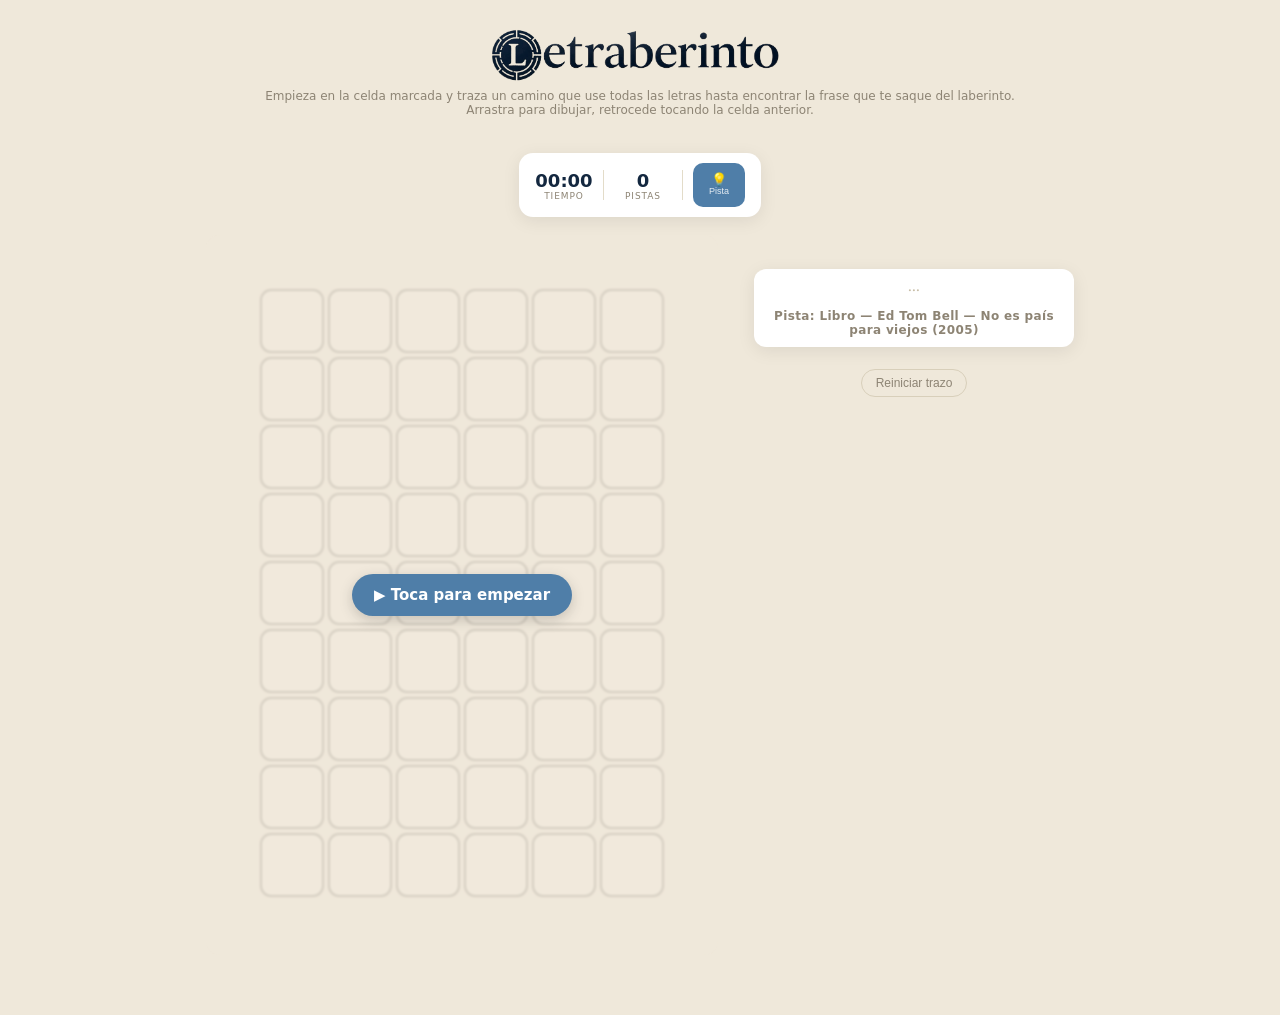
<file: index.html>
<!DOCTYPE html>
<html lang="es">
<head>
<meta charset="UTF-8">
<meta name="viewport" content="width=device-width, initial-scale=1.0, maximum-scale=1, user-scalable=no">
<title>Letraberinto</title>
<link rel="preconnect" href="https://fonts.googleapis.com">
<link rel="preconnect" href="https://fonts.gstatic.com" crossorigin>
<link href="https://fonts.googleapis.com/css2?family=Playfair+Display:wght@700;800&display=swap" rel="stylesheet">
<link rel="stylesheet" href="style.css">
</head>
<body>

  <div class="logo-wrap"><img src="assets/logo.png" alt="Letraberinto"></div>
  <h1>Letraberinto</h1>
  <div class="subtitle">Empieza en la celda marcada y traza un camino que use todas las letras hasta encontrar la frase que te saque del laberinto.<br>Arrastra para dibujar, retrocede tocando la celda anterior.</div>

  <div class="selector" id="selector"></div>

  <div class="hud">
    <div class="hud-item">
      <div class="val" id="timer">00:00</div>
      <div class="lbl">Tiempo</div>
    </div>
    <div class="hud-sep"></div>
    <div class="hud-item">
      <div class="val" id="hintCount">0</div>
      <div class="lbl">Pistas</div>
    </div>
    <div class="hud-sep"></div>
    <button class="hint-btn" id="hintBtn">💡<small>Pista</small></button>
  </div>

  <div class="game-layout">
    <div class="board-wrap" id="boardWrap"></div>

    <div class="side-panel">
      <div class="phrase-box">
        <div class="txt empty" id="phraseTxt">···</div>
        <div class="source" id="phraseSource"></div>
      </div>
      <div class="status" id="status"></div>
      <button class="reset-btn" id="resetBtn">Reiniciar trazo</button>
    </div>
  </div>

  <div class="share-overlay" id="shareOverlay">
    <div class="share-card">
      <div class="share-medal" id="shareMedal">🥇</div>
      <h2>¡Escapaste del laberinto!</h2>
      <div class="share-frase" id="shareFrase"></div>
      <div class="share-fuente" id="shareFuente"></div>
      <div class="share-stats">
        <div class="share-stat"><div class="v" id="shareTime">00:00</div><div class="l">Tiempo</div></div>
        <div class="share-stat"><div class="v" id="shareHints">0</div><div class="l">Pistas</div></div>
        <div class="share-stat"><div class="v" id="shareStreak">1</div><div class="l">🔥 Racha</div></div>
      </div>
      <div class="share-next" id="shareNext"></div>
      <div class="share-actions">
        <button id="shareBtn">Compartir resultado</button>
        <button class="secondary" id="closeShareBtn">Cerrar</button>
      </div>
      <div class="share-copied" id="shareCopied"></div>
    </div>
  </div>

<script src="game.js" defer></script>
</body>
</html>
</file>
<file: style.css>
:root {
    --bg: #efe8da;
    --panel: #ffffff;
    --cell: #fbf7ec;
    --cell-used: #dbe6ee;
    --cell-border: #22201c;
    --blocked: #1c1a17;
    --start-ring: #4f7ea8;
    --ink: #13273f;
    --muted: #8d8474;
    --accent: #4f7ea8;
    --accent-dark: #2f5a7d;
    --good: #3a9e6f;
    font-family: 'Segoe UI', system-ui, -apple-system, sans-serif;
  }
  * { box-sizing: border-box; -webkit-tap-highlight-color: transparent; }
  html, body {
    overflow-y: auto;
    -webkit-overflow-scrolling: touch;
    height: auto;
  }
  body {
    margin: 0;
    min-height: 100vh;
    background: var(--bg);
    color: var(--ink);
    display: flex;
    flex-direction: column;
    align-items: center;
    padding: 24px 14px 60px;
  }
  .logo-wrap { display: flex; justify-content: center; margin-bottom: 6px; }
  .logo-wrap img { width: 100%; max-width: 300px; height: auto; display: block; }
  h1 { display: none; } /* se sustituye por el logo, se deja oculto por si hace falta como fallback semantico */
  .subtitle {
    font-size: 12px;
    color: var(--muted);
    margin-bottom: 18px;
    text-align: center;
  }
  .selector {
    display: flex;
    gap: 8px;
    margin-bottom: 18px;
    flex-wrap: wrap;
    justify-content: center;
  }
  .selector button {
    background: var(--panel);
    border: 1px solid #d8cfba;
    color: var(--muted);
    padding: 6px 12px;
    border-radius: 20px;
    font-size: 12px;
    cursor: pointer;
  }
  .selector button.active {
    background: var(--accent);
    color: #fff;
    border-color: var(--accent);
    font-weight: 700;
  }
  .demo-aviso {
    width: 100%;
    text-align: center;
    font-size: 11px;
    color: #b0403a;
    background: #fbeceb;
    border-radius: 8px;
    padding: 5px 10px;
    margin-bottom: 4px;
  }
  .hud {
    display: flex;
    gap: 10px;
    align-items: center;
    margin-bottom: 18px;
    background: var(--panel);
    border-radius: 14px;
    padding: 10px 16px;
    box-shadow: 0 4px 18px rgba(0,0,0,0.08);
  }
  .hud-item { display: flex; flex-direction: column; align-items: center; min-width: 58px; }
  .hud-item .val { font-size: 18px; font-weight: 700; font-variant-numeric: tabular-nums; }
  .hud-item .lbl { font-size: 9px; text-transform: uppercase; letter-spacing: 0.1em; color: var(--muted); }
  .hud-sep { width: 1px; height: 30px; background: #e3dcc9; }
  .hint-btn {
    background: var(--accent);
    color: #fff;
    border: none;
    border-radius: 10px;
    padding: 10px 16px;
    font-weight: 700;
    font-size: 13px;
    cursor: pointer;
    display: flex;
    flex-direction: column;
    align-items: center;
    line-height: 1.1;
  }
  .hint-btn:active { transform: scale(0.96); }
  .hint-btn:disabled { opacity: 0.5; cursor: not-allowed; }
  .hint-btn small { font-weight: 500; font-size: 9px; opacity: 0.85; }

  .board-wrap { touch-action: pan-y; position: relative; }
  .board-start-overlay {
    position: absolute; inset: 0; border-radius: 14px;
    display: flex; align-items: center; justify-content: center;
    background: rgba(239, 232, 218, 0.88);
    backdrop-filter: blur(1px);
    cursor: pointer; z-index: 5;
  }
  .board-start-overlay span {
    background: var(--accent); color: #fff; font-weight: 800; font-size: 15px;
    padding: 12px 22px; border-radius: 999px; box-shadow: 0 4px 14px rgba(0,0,0,0.18);
    animation: pulseStart 1.6s ease-in-out infinite;
  }
  @keyframes pulseStart {
    0%, 100% { transform: scale(1); }
    50% { transform: scale(1.05); }
  }

  .game-layout {
    display: flex;
    flex-direction: column;
    align-items: center;
    gap: 18px;
    width: 100%;
  }
  .side-panel {
    display: flex;
    flex-direction: column;
    align-items: center;
    width: 100%;
    max-width: 420px;
  }
  @media (min-width: 800px) {
    .game-layout {
      flex-direction: row;
      align-items: flex-start;
      justify-content: center;
      gap: 36px;
    }
    .side-panel {
      width: 320px;
      max-width: 320px;
      padding-top: 12px;
    }
  }

  .phrase-box {
    margin-top: 22px;
    min-height: 44px;
    max-width: 480px;
    text-align: center;
    padding: 10px 18px;
    background: var(--panel);
    border-radius: 12px;
    box-shadow: 0 4px 18px rgba(0,0,0,0.08);
  }
  .phrase-box .txt {
    font-family: 'Playfair Display', Georgia, serif;
    font-size: 21px;
    font-weight: 800;
    letter-spacing: 0.02em;
    color: var(--ink);
    min-height: 26px;
  }
  .phrase-box .txt.empty { color: #c7bda6; font-weight: 500; font-size: 14px; }
  .phrase-box .txt.solved { color: var(--good); }
  .phrase-box .source {
    font-family: 'Segoe UI', system-ui, -apple-system, sans-serif;
    font-size: 12px;
    font-weight: 600;
    letter-spacing: 0.03em;
    color: var(--muted);
    margin-top: 4px;
    min-height: 15px;
    opacity: 0;
    transform: translateY(-3px);
    transition: opacity .4s ease, transform .4s ease;
  }
  .phrase-box .source.visible { opacity: 1; transform: translateY(0); }
  .status { margin-top: 8px; font-size: 12px; color: var(--muted); text-align: center; }
  .reset-btn {
    margin-top: 14px;
    background: none;
    border: 1px solid #d8cfba;
    color: var(--muted);
    padding: 6px 14px;
    border-radius: 20px;
    font-size: 12px;
    cursor: pointer;
  }

  .share-overlay {
    display: none;
    position: fixed;
    inset: 0;
    background: rgba(19, 39, 63, 0.55);
    backdrop-filter: blur(2px);
    align-items: center;
    justify-content: center;
    z-index: 50;
    padding: 20px;
  }
  .share-overlay.visible { display: flex; }
  .share-card {
    background: var(--panel);
    border-radius: 18px;
    padding: 28px 26px 22px;
    max-width: 340px;
    width: 100%;
    text-align: center;
    box-shadow: 0 20px 60px rgba(0,0,0,0.3);
    animation: shareIn 0.35s ease;
  }
  @keyframes shareIn {
    from { transform: translateY(16px) scale(0.97); opacity: 0; }
    to { transform: translateY(0) scale(1); opacity: 1; }
  }
  .share-medal { font-size: 44px; margin-bottom: 4px; }
  .share-card h2 {
    font-family: 'Playfair Display', Georgia, serif;
    font-size: 19px;
    margin: 0 0 12px;
    color: var(--ink);
  }
  .share-frase {
    font-family: 'Playfair Display', Georgia, serif;
    font-weight: 800;
    font-size: 17px;
    color: var(--ink);
    margin-bottom: 2px;
  }
  .share-fuente { font-size: 12px; font-style: italic; color: var(--muted); margin-bottom: 16px; }
  .share-stats { display: flex; justify-content: center; gap: 22px; margin-bottom: 14px; }
  .share-stat .v { font-size: 20px; font-weight: 800; color: var(--ink); }
  .share-stat .l { font-size: 10px; text-transform: uppercase; letter-spacing: 0.06em; color: var(--muted); }
  .share-next { font-size: 12px; color: var(--muted); margin-bottom: 16px; }
  .share-actions { display: flex; gap: 8px; justify-content: center; }
  .share-actions button {
    background: var(--accent); color: #fff; border: none; border-radius: 10px;
    padding: 10px 16px; font-weight: 700; font-size: 13px; cursor: pointer;
  }
  .share-actions button.secondary { background: none; border: 1px solid var(--border); color: var(--muted); }
  .share-copied { font-size: 11px; color: var(--good); margin-top: 8px; min-height: 14px; font-weight: 600; }

/* ============================================================
   Mejoras específicas de MÓVIL — no afectan a escritorio.
   Todo va dentro de max-width:799px (el layout de escritorio
   sigue activándose exactamente igual a partir de 800px).
   ============================================================ */
@media (max-width: 799px) {
  html, body {
    overscroll-behavior-y: contain; /* evita el "pull to refresh", solo en movil */
  }
  body {
    padding: 8px 8px 20px;
  }
  .logo-wrap {
    margin-bottom: 2px;
  }
  .logo-wrap img {
    max-width: 170px;
  }
  .subtitle {
    margin-bottom: 10px;
    font-size: 11px;
  }
  .selector {
    margin-bottom: 10px;
  }
  .hud {
    gap: 6px;
    margin-bottom: 10px;
    padding: 7px 10px;
    border-radius: 12px;
  }
  .hud-item { min-width: 44px; }
  .hud-item .val { font-size: 15px; }
  .hud-item .lbl { font-size: 8px; }
  .hud-sep { height: 24px; }
  .hint-btn {
    padding: 7px 12px;
    font-size: 12px;
  }
  .game-layout { gap: 10px; }
  .phrase-box { margin-top: 12px; padding: 8px 14px; }
  .phrase-box .txt { font-size: 18px; }
  .reset-btn { margin-top: 8px; }
}
</file>
